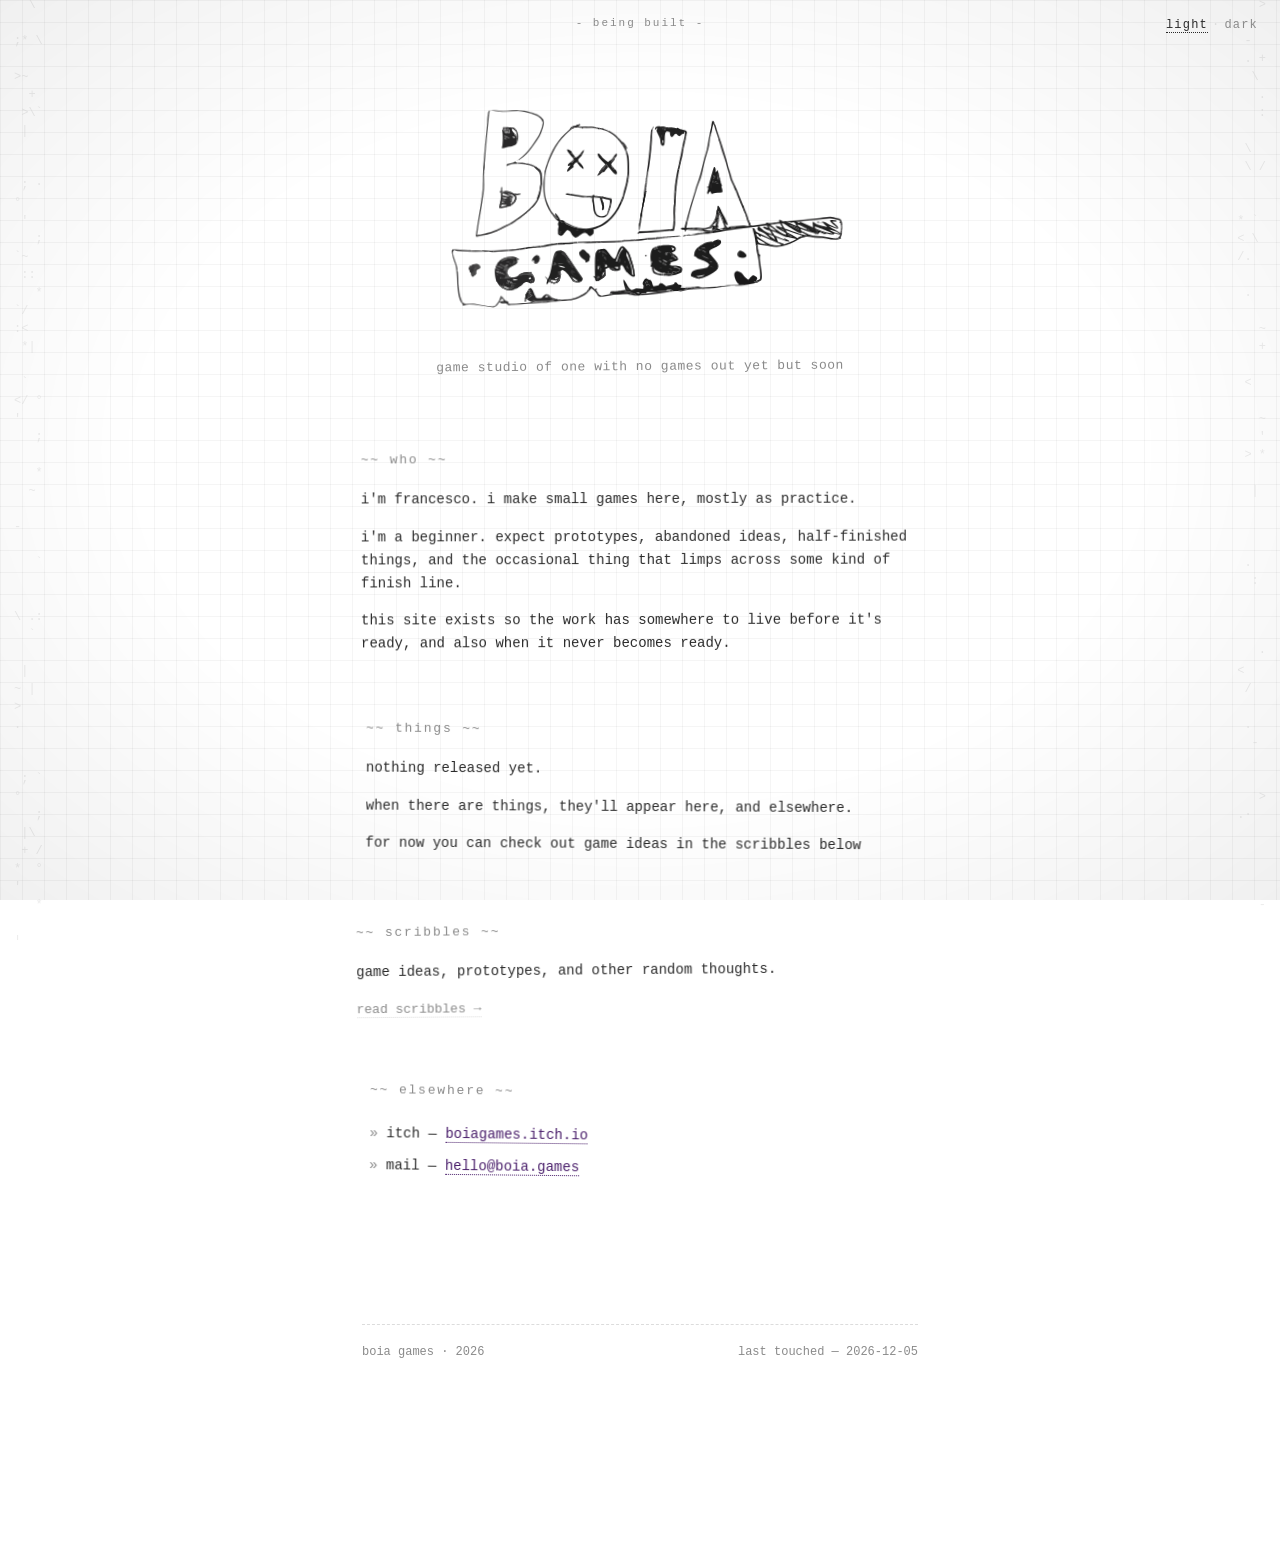
<file: index.html>
<!DOCTYPE html>
<html lang="en">

<head>
  <meta charset="utf-8">
  <meta name="viewport" content="width=device-width, initial-scale=1.0">
  <title>boia games</title>
  <meta name="description" content="boia games — francesco's small games, prototypes, half-things.">
  <link rel="icon" href="assets/favicon.svg" type="image/svg+xml">
  <link rel="stylesheet" href="assets/styles.css">
</head>

<body>

  <div class="strip">- being built -</div>

  <button class="theme-toggle" id="themeToggle" aria-label="toggle light or dark mode">
    <span data-theme-label="light">light</span><span class="sep">·</span><span data-theme-label="dark">dark</span>
  </button>

  <div class="rain left" id="rainL" aria-hidden="true"></div>
  <div class="rain right" id="rainR" aria-hidden="true"></div>

  <div class="wrap">

    <header>
      <div class="logo-box" id="logoBox">
        <img src="assets/boia-logo.svg" alt="boia games logo">
      </div>
      <div class="tag">game studio of one with no games out yet but soon</div>
    </header>

    <section>
      <h2>who</h2>
      <p>i'm francesco. i make small games here, mostly as practice.</p>
      <p>i'm a beginner. expect prototypes, abandoned ideas, half-finished things, and the occasional thing that limps
        across some kind of finish line.</p>
      <p>this site exists so the work has somewhere to live before it's ready, and also when it never becomes ready.</p>
    </section>

    <section>
      <h2>things</h2>
      <p>nothing released yet.</p>
      <p>when there are things, they'll appear here, and elsewhere.</p>
      <p>for now you can check out game ideas in the scribbles below </p>
    </section>

    <section>
      <h2>scribbles</h2>
      <p>game ideas, prototypes, and other random thoughts.</p>
      <p class="more-link"><a href="scribbles/">read scribbles →</a></p>
    </section>

    <section>
      <h2>elsewhere</h2>
      <ul class="bare">
        <li>itch — <a href="https://boiagames.itch.io/" target="_blank" rel="noopener">boiagames.itch.io</a></li>
        <li>mail — <a href="mailto:hello@boia.games">hello@boia.games</a></li>
      </ul>
    </section>

    <footer>
      <span>boia games · 2026</span>
      <span id="stamp">last touched —</span>
    </footer>

  </div>

  <script src="assets/app.js"></script>

</body>

</html>
</file>
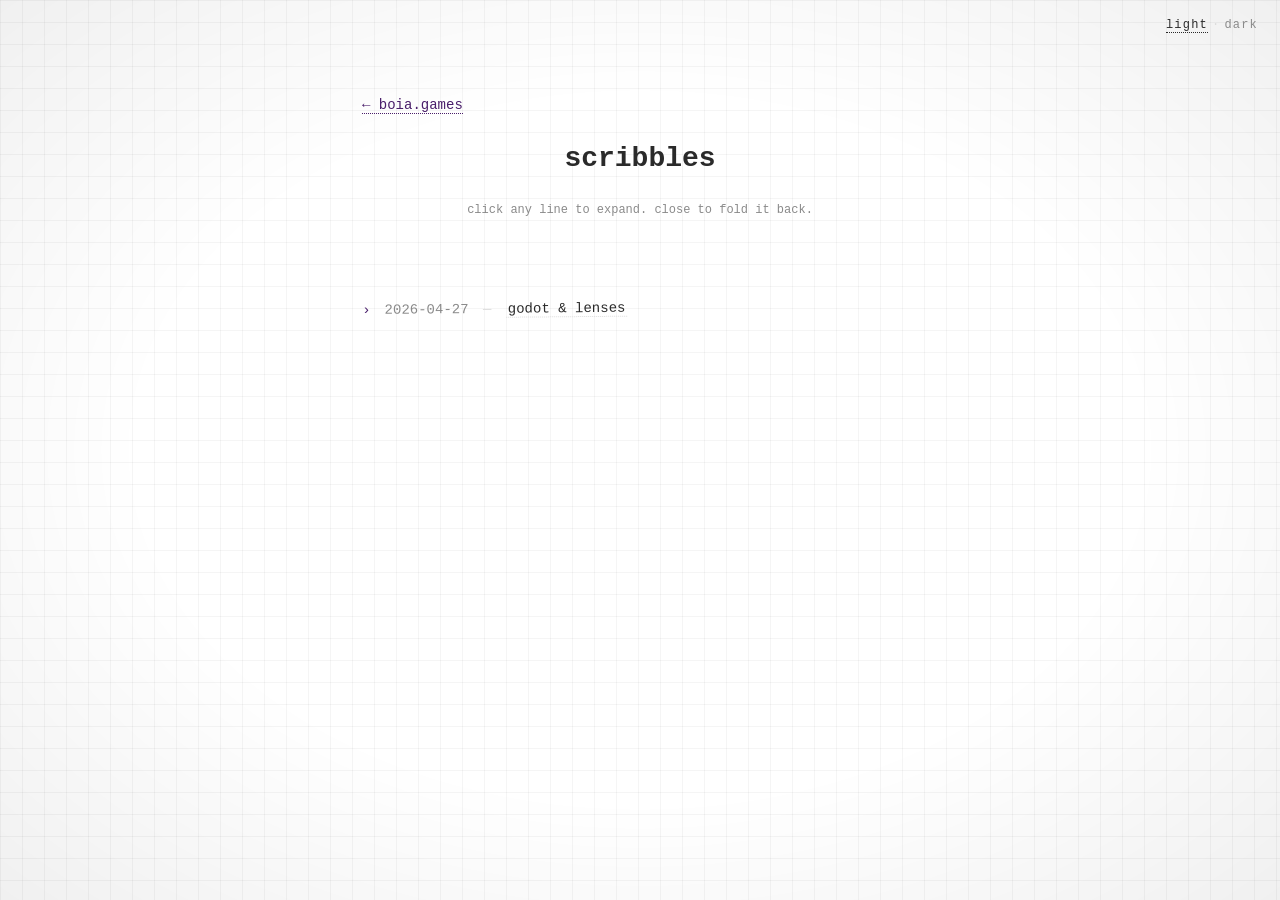
<file: scribbles/2026-04-27-first-post.html>
<!DOCTYPE html>
<html lang="en">
<head>
  <meta charset="utf-8">
  <meta name="viewport" content="width=device-width, initial-scale=1.0">
  <title>godot & lenses</title>
  <link rel="stylesheet" href="../assets/styles.css">
</head>
<body>
  <button class="theme-toggle" id="themeToggle" aria-label="toggle light or dark mode">
    <span data-theme-label="light">light</span><span class="sep">·</span><span data-theme-label="dark">dark</span>
  </button>

  <div class="wrap post">
    <p class="crumb"><a href="../">← boia.games</a></p>

    <header class="post-header">
      <h1>scribbles</h1>
      <p class="scribbles-blurb">click any line to expand. close to fold it back.</p>
    </header>

    <div class="scribble-list">

      <details class="scribble-item">
        <summary>
          <span class="chev">›</span>
          <span class="s-date">2026-04-27</span>
          <span class="s-sep">—</span>
          <span class="s-title">godot & lenses</span>
        </summary>
        <div class="ascii-frame">
          <span class="corner tl">+</span><span class="corner tr">+</span>
          <span class="corner bl">+</span><span class="corner br">+</span>
          <p>i started learning godot a few days ago through courses on gamedev.tv taught by the excellent Kaan Alpar</p>
          <img src="../assets/godot-icon.svg" alt="hand-drawn godot icon" class="scribble-img">
          <p>and i started reading <a href="https://schellgames.com/art-of-game-design" target="_blank" rel="noopener">Game Design. A book of lenses, by Jesse Schell</a> and it's pretty great so far.</p>
          <p>found an online resource with the full deck of lenses contained in the book, <a href="https://deck.artofgamedesign.com/#/" target="_blank" rel="noopener">here it is</a></p>
        </div>
      </details>

      <!--
      when you publish post #2:
      copy the entire <details>...</details> block above, paste it ABOVE this comment,
      change the date / title / body inside the new copy.
      -->

    </div>
  </div>

  <script src="../assets/app.js"></script>
</body>
</html>
</file>
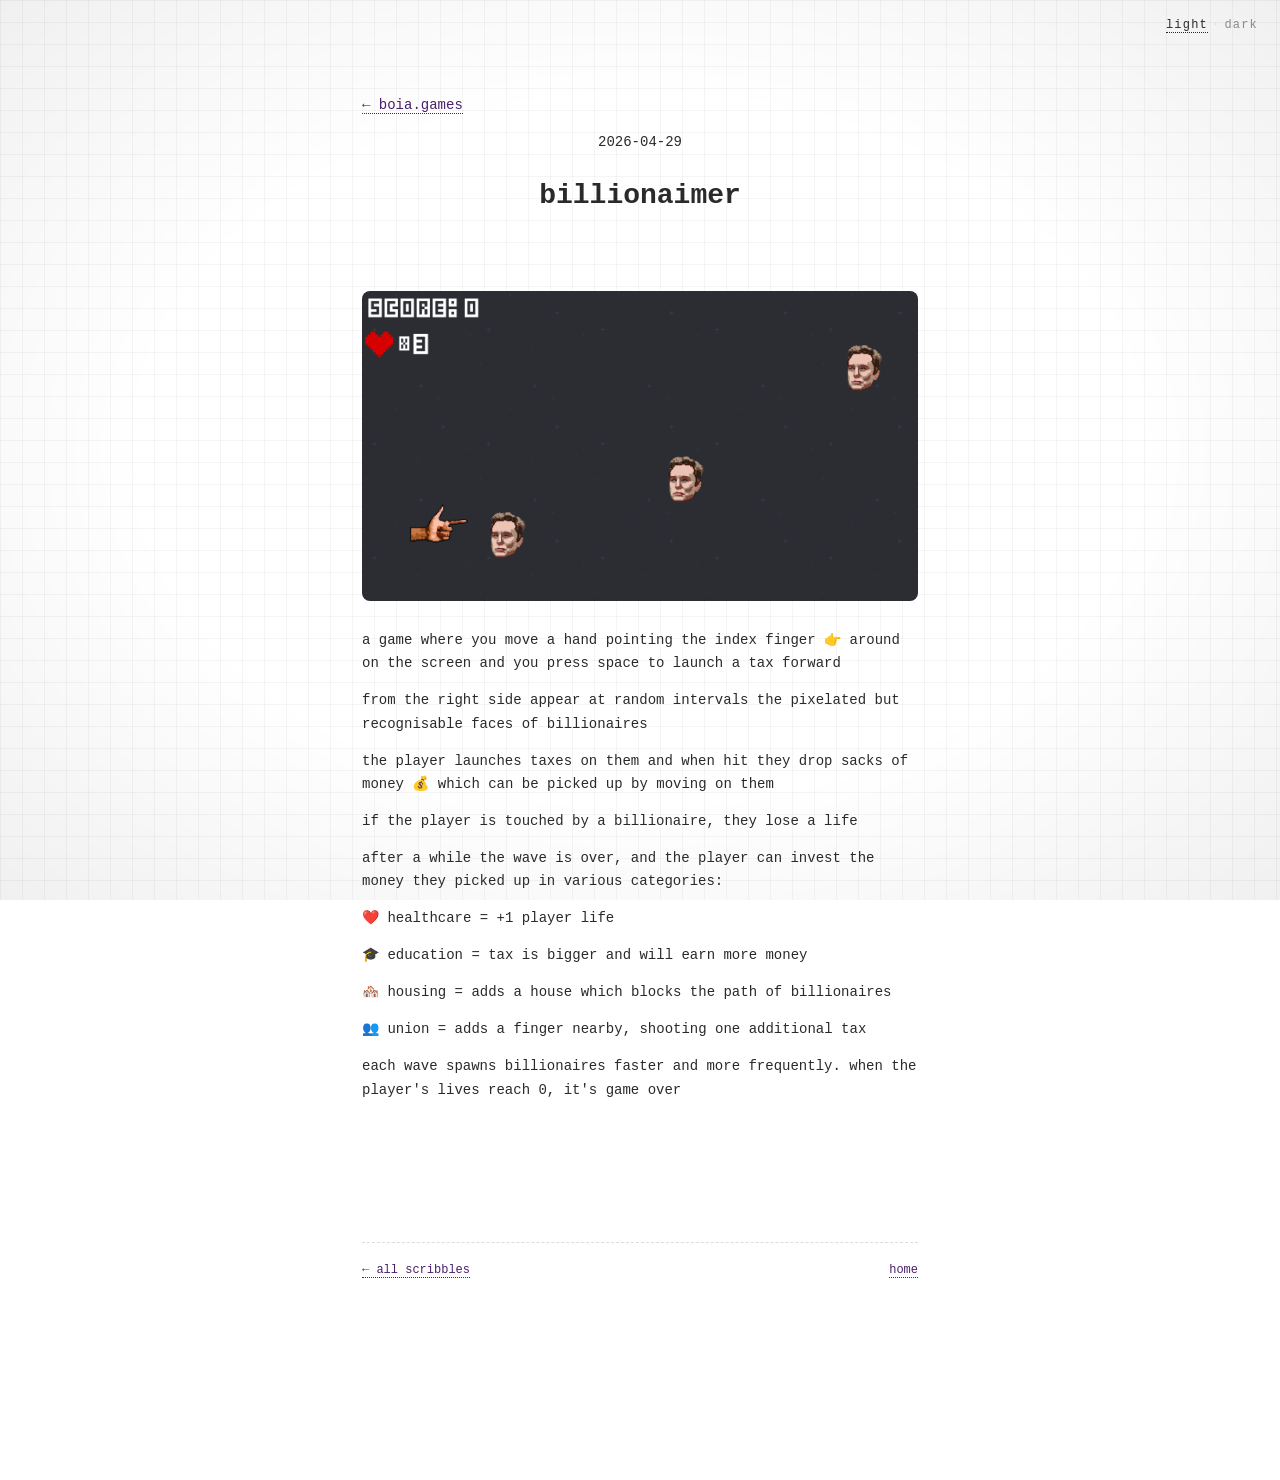
<file: scribbles/billionaimer.html>
<!DOCTYPE html>
<html lang="en">
<head>
  <meta charset="utf-8">
  <meta name="viewport" content="width=device-width, initial-scale=1.0">
  <title>billionaimer</title>
  <meta name="description" content="ONE-LINE SUMMARY OF THE POST">
  <link rel="icon" href="../assets/favicon.svg" type="image/svg+xml">
  <link rel="stylesheet" href="../assets/styles.css">
</head>
<body>

  <button class="theme-toggle" id="themeToggle" aria-label="toggle light or dark mode">
    <span data-theme-label="light">light</span><span class="sep">·</span><span data-theme-label="dark">dark</span>
  </button>

  <div class="wrap post">
    <p class="crumb"><a href="../">← boia.games</a></p>

    <header class="post-header">
      <p class="post-date">2026-04-29</p>
      <h1>billionaimer</h1>
    </header>

    <article>
      <img src="../assets/BILLIONAIMER.png" alt="Billionaimer" class="scribble-hero">
      <p>a game where you move a hand pointing the index finger 👉 around on the screen and you press space to launch a TAX forward</p>
      <p>from the right side appear at random intervals the pixelated but recognisable faces of billionaires</p>
      <p>the player launches taxes on them and when hit they drop sacks of money 💰 which can be picked up by moving on them</p>
      <p>if the player is touched by a billionaire, they lose a life</p>
      <p>after a while the wave is over, and the player can invest the money they picked up in various categories:</p>
      <p>❤️ healthcare = +1 player life</p>
      <p>🎓 education = tax is bigger and will earn more money</p>
      <p>🏘️ housing = adds a house which blocks the path of billionaires</p>
      <p>👥 union = adds a finger nearby, shooting one additional tax</p>
      <p>each wave spawns billionaires faster and more frequently. when the player's lives reach 0, it's game over</p>

      
      <!--
        common bits you might want — uncomment and edit as needed:

        an image (small, like the godot icon):
        <img src="../assets/IMAGE-FILENAME.svg" alt="describe the image" class="scribble-img">

        a wider image:
        <img src="../assets/IMAGE-FILENAME.png" alt="describe" style="display:block;max-width:100%;height:auto;margin:12px 0;">

        an external link:
        <a href="https://example.com" target="_blank" rel="noopener">link text</a>

        an internal link to another scribble:
        <a href="2026-04-27-first-post.html">that post about godot</a>

        a blockquote:
        <blockquote>something someone said worth quoting.</blockquote>

        a small code snippet inline: <code>print("hello")</code>

        a code block:
        <pre><code>func _ready():
    print("hello, godot")</code></pre>

        a divider between sections:
        <hr>
      -->

    </article>

    <footer>
      <span><a href="./">← all scribbles</a></span>
      <span><a href="../">home</a></span>
    </footer>

  </div>

  <script src="../assets/app.js"></script>

</body>
</html>
</file>
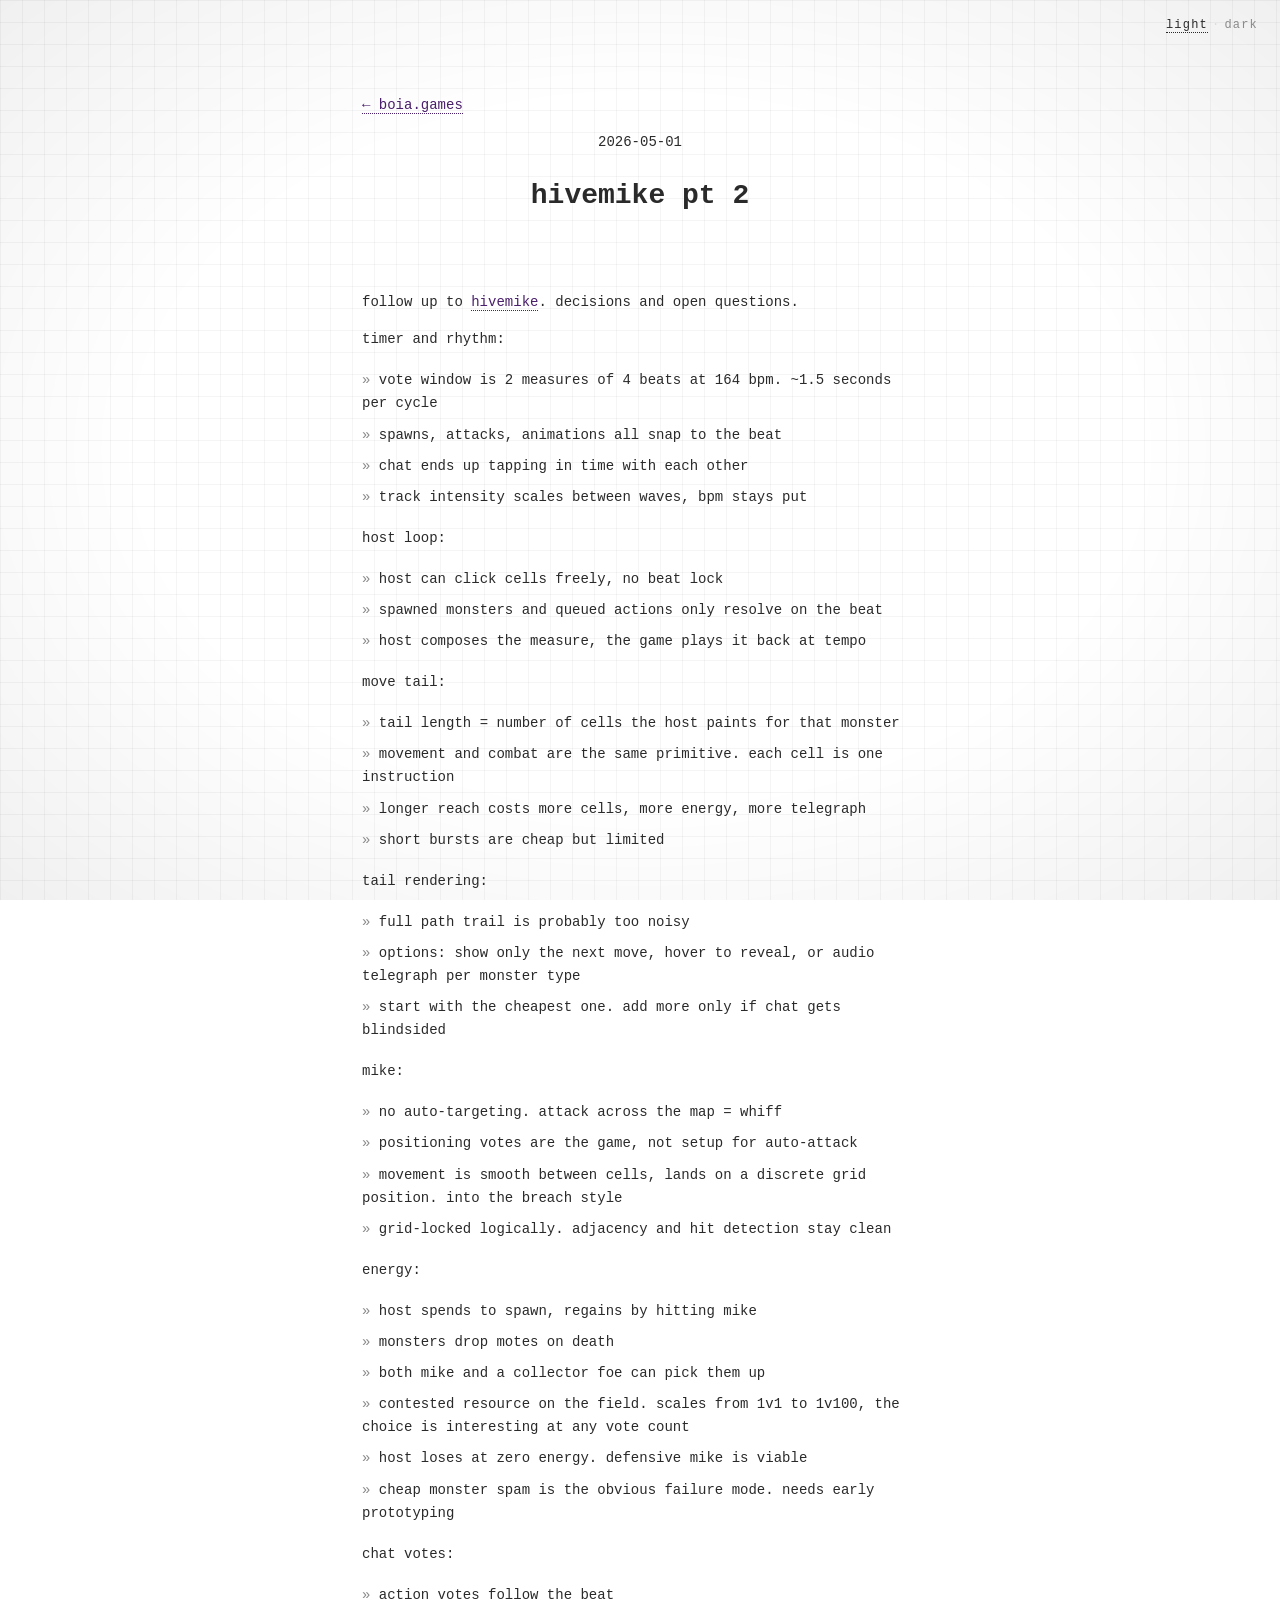
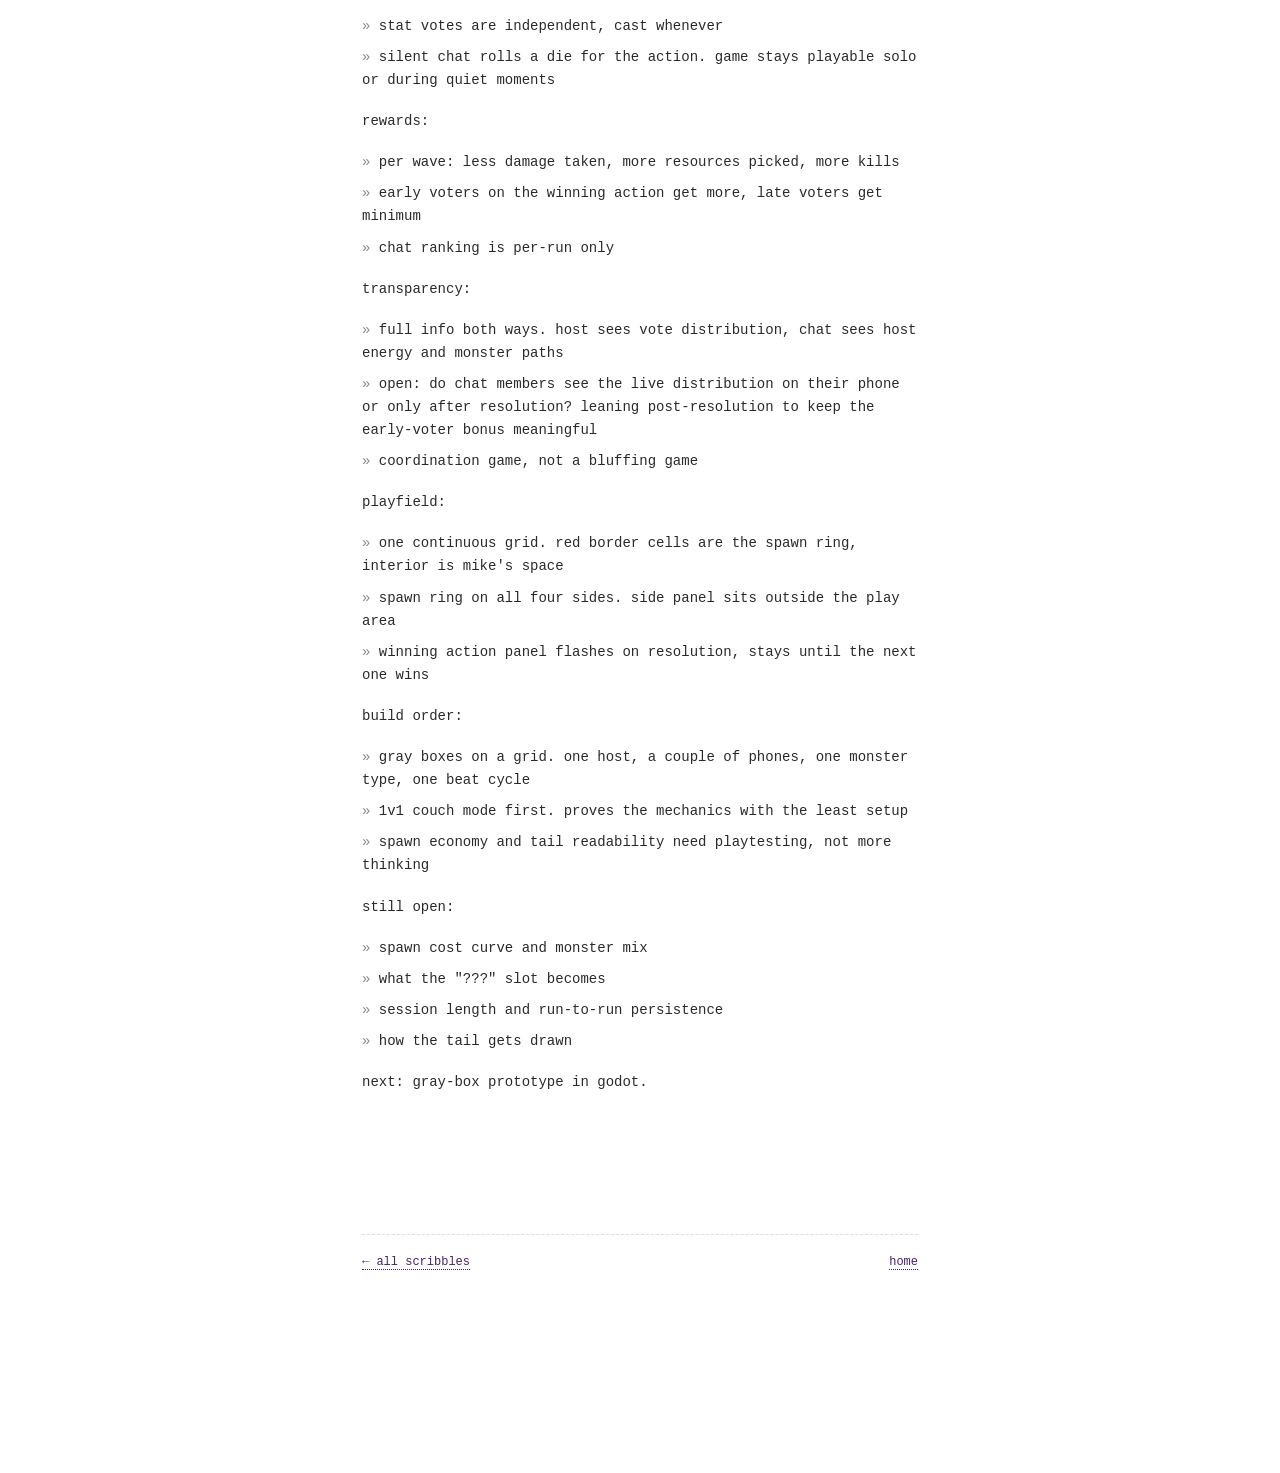
<file: scribbles/hivemike-pt2.html>
<!DOCTYPE html>
<html lang="en">
<head>
  <meta charset="utf-8">
  <meta name="viewport" content="width=device-width, initial-scale=1.0">
  <title>hivemike pt 2</title>
  <meta name="description" content="follow up on hivemike, working through the open questions">
  <link rel="icon" href="../assets/favicon.svg" type="image/svg+xml">
  <link rel="stylesheet" href="../assets/styles.css">
</head>
<body>

  <button class="theme-toggle" id="themeToggle" aria-label="toggle light or dark mode">
    <span data-theme-label="light">light</span><span class="sep">·</span><span data-theme-label="dark">dark</span>
  </button>

  <div class="wrap post">
    <p class="crumb"><a href="../">← boia.games</a></p>

    <header class="post-header">
      <p class="post-date">2026-05-01</p>
      <h1>hivemike pt 2</h1>
    </header>

    <article>
      <p>follow up to <a href="./hivemike.html">hivemike</a>. decisions and open questions.</p>

      <p>timer and rhythm:</p>
      <ul class="bare">
        <li>vote window is 2 measures of 4 beats at 164 BPM. ~1.5 seconds per cycle</li>
        <li>spawns, attacks, animations all snap to the beat</li>
        <li>chat ends up tapping in time with each other</li>
        <li>track intensity scales between waves, BPM stays put</li>
      </ul>

      <p>host loop:</p>
      <ul class="bare">
        <li>host can click cells freely, no beat lock</li>
        <li>spawned monsters and queued actions only resolve on the beat</li>
        <li>host composes the measure, the game plays it back at tempo</li>
      </ul>

      <p>move tail:</p>
      <ul class="bare">
        <li>tail length = number of cells the host paints for that monster</li>
        <li>movement and combat are the same primitive. each cell is one instruction</li>
        <li>longer reach costs more cells, more energy, more telegraph</li>
        <li>short bursts are cheap but limited</li>
      </ul>

      <p>tail rendering:</p>
      <ul class="bare">
        <li>full path trail is probably too noisy</li>
        <li>options: show only the next move, hover to reveal, or audio telegraph per monster type</li>
        <li>start with the cheapest one. add more only if chat gets blindsided</li>
      </ul>

      <p>Mike:</p>
      <ul class="bare">
        <li>no auto-targeting. attack across the map = whiff</li>
        <li>positioning votes are the game, not setup for auto-attack</li>
        <li>movement is smooth between cells, lands on a discrete grid position. into the breach style</li>
        <li>grid-locked logically. adjacency and hit detection stay clean</li>
      </ul>

      <p>energy:</p>
      <ul class="bare">
        <li>host spends to spawn, regains by hitting Mike</li>
        <li>monsters drop motes on death</li>
        <li>both Mike and a collector foe can pick them up</li>
        <li>contested resource on the field. scales from 1v1 to 1v100, the choice is interesting at any vote count</li>
        <li>host loses at zero energy. defensive Mike is viable</li>
        <li>cheap monster spam is the obvious failure mode. needs early prototyping</li>
      </ul>

      <p>chat votes:</p>
      <ul class="bare">
        <li>action votes follow the beat</li>
        <li>stat votes are independent, cast whenever</li>
        <li>silent chat rolls a die for the action. game stays playable solo or during quiet moments</li>
      </ul>

      <p>rewards:</p>
      <ul class="bare">
        <li>per wave: less damage taken, more resources picked, more kills</li>
        <li>early voters on the winning action get more, late voters get minimum</li>
        <li>chat ranking is per-run only</li>
      </ul>

      <p>transparency:</p>
      <ul class="bare">
        <li>full info both ways. host sees vote distribution, chat sees host energy and monster paths</li>
        <li>open: do chat members see the live distribution on their phone or only after resolution? leaning post-resolution to keep the early-voter bonus meaningful</li>
        <li>coordination game, not a bluffing game</li>
      </ul>

      <p>playfield:</p>
      <ul class="bare">
        <li>one continuous grid. red border cells are the spawn ring, interior is Mike's space</li>
        <li>spawn ring on all four sides. side panel sits outside the play area</li>
        <li>winning action panel flashes on resolution, stays until the next one wins</li>
      </ul>

      <p>build order:</p>
      <ul class="bare">
        <li>gray boxes on a grid. one host, a couple of phones, one monster type, one beat cycle</li>
        <li>1v1 couch mode first. proves the mechanics with the least setup</li>
        <li>spawn economy and tail readability need playtesting, not more thinking</li>
      </ul>

      <p>still open:</p>
      <ul class="bare">
        <li>spawn cost curve and monster mix</li>
        <li>what the "???" slot becomes</li>
        <li>session length and run-to-run persistence</li>
        <li>how the tail gets drawn</li>
      </ul>

      <p>next: gray-box prototype in godot.</p>
    </article>

    <footer>
      <span><a href="./">← all scribbles</a></span>
      <span><a href="../">home</a></span>
    </footer>

  </div>

  <script src="../assets/app.js"></script>

</body>
</html>
</file>
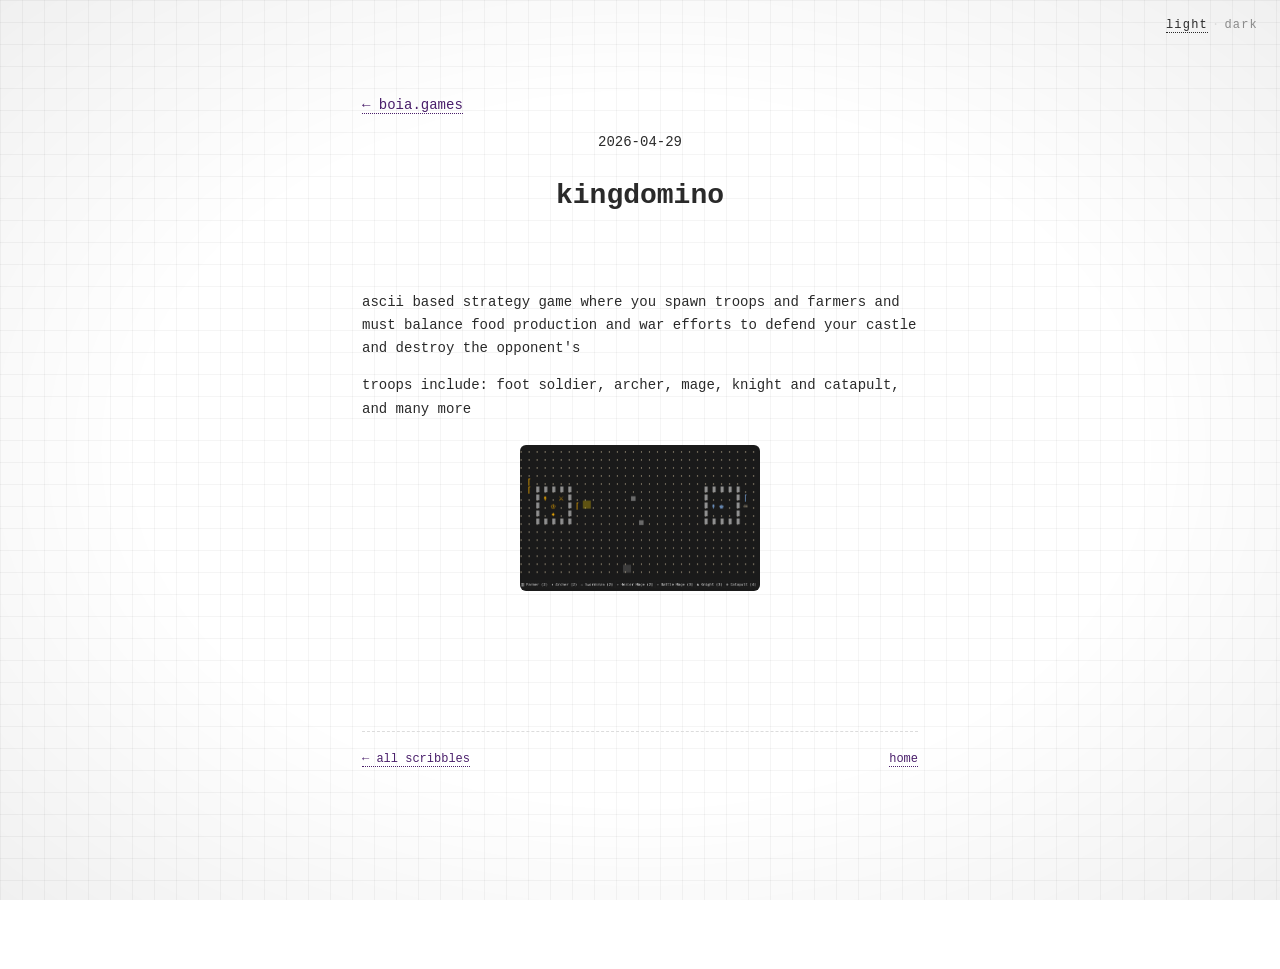
<file: scribbles/kingdomino.html>
<!DOCTYPE html>
<html lang="en">
<head>
  <meta charset="utf-8">
  <meta name="viewport" content="width=device-width, initial-scale=1.0">
  <title>kingdomino</title>
  <meta name="description" content="ascii based strategy game where you spawn troops and farmers">
  <link rel="icon" href="../assets/favicon.svg" type="image/svg+xml">
  <link rel="stylesheet" href="../assets/styles.css">
</head>
<body>

  <button class="theme-toggle" id="themeToggle" aria-label="toggle light or dark mode">
    <span data-theme-label="light">light</span><span class="sep">·</span><span data-theme-label="dark">dark</span>
  </button>

  <div class="wrap post">
    <p class="crumb"><a href="../">← boia.games</a></p>

    <header class="post-header">
      <p class="post-date">2026-04-29</p>
      <h1>kingdomino</h1>
    </header>

    <article>
      <p>ascii based strategy game where you spawn troops and farmers and must balance food production and war efforts to defend your castle and destroy the opponent's</p>
      <p>troops include: foot soldier, archer, mage, knight and catapult, and many more</p>
      <img src="../assets/kingdomino.png" alt="kingdomino image" class="scribble-img">
    </article>

    <footer>
      <span><a href="./">← all scribbles</a></span>
      <span><a href="../">home</a></span>
    </footer>

  </div>

  <script src="../assets/app.js"></script>

</body>
</html>
</file>
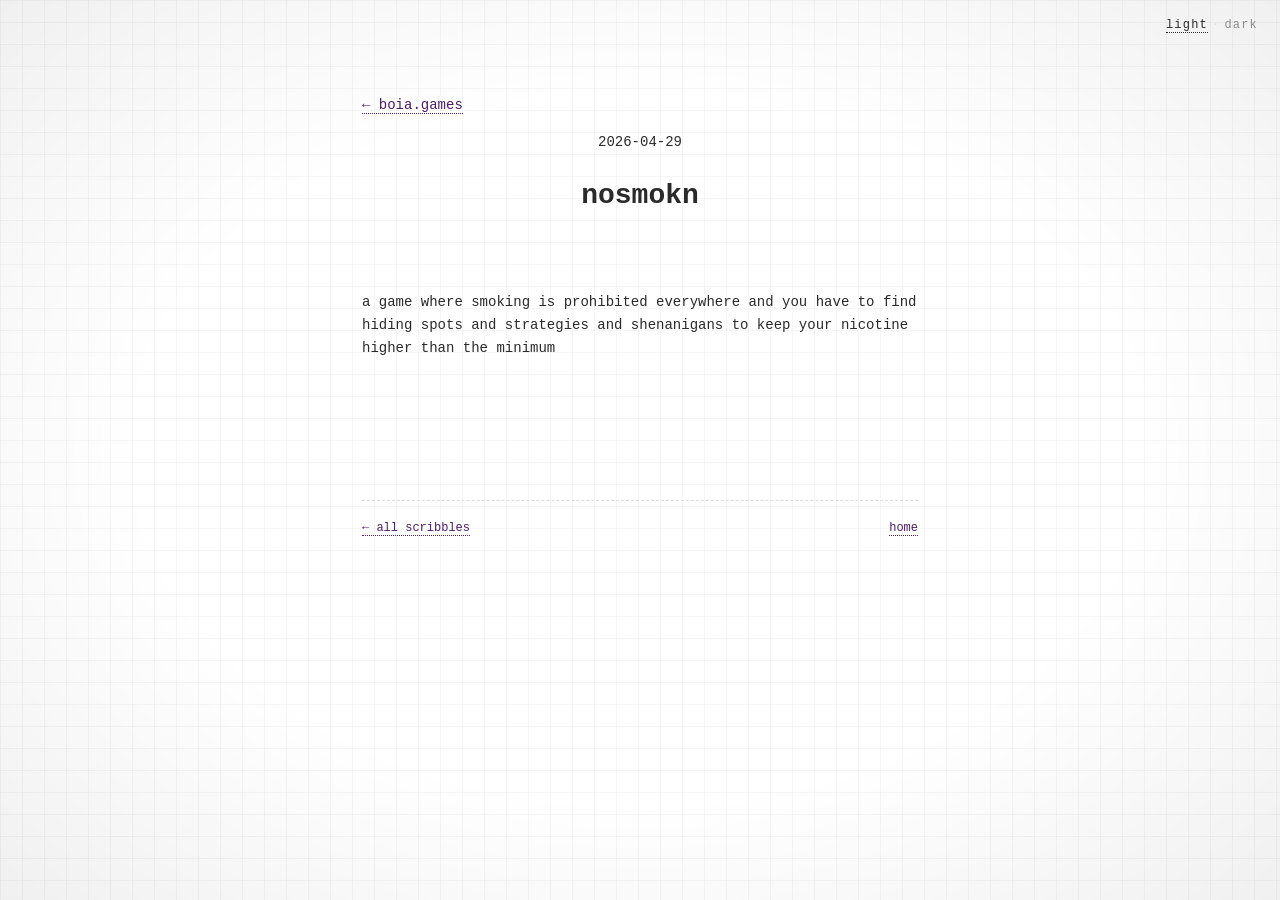
<file: scribbles/nosmokn.html>
<!DOCTYPE html>
<html lang="en">
<head>
  <meta charset="utf-8">
  <meta name="viewport" content="width=device-width, initial-scale=1.0">
  <title>nosmokn</title>
  <meta name="description" content="a game where smoking is prohibited everywhere and you have to find hiding spots">
  <link rel="icon" href="../assets/favicon.svg" type="image/svg+xml">
  <link rel="stylesheet" href="../assets/styles.css">
</head>
<body>

  <button class="theme-toggle" id="themeToggle" aria-label="toggle light or dark mode">
    <span data-theme-label="light">light</span><span class="sep">·</span><span data-theme-label="dark">dark</span>
  </button>

  <div class="wrap post">
    <p class="crumb"><a href="../">← boia.games</a></p>

    <header class="post-header">
      <p class="post-date">2026-04-29</p>
      <h1>nosmokn</h1>
    </header>

    <article>
      <p>a game where smoking is prohibited everywhere and you have to find hiding spots and strategies and shenanigans to keep your nicotine higher than the minimum</p>
    </article>

    <footer>
      <span><a href="./">← all scribbles</a></span>
      <span><a href="../">home</a></span>
    </footer>

  </div>

  <script src="../assets/app.js"></script>

</body>
</html>
</file>
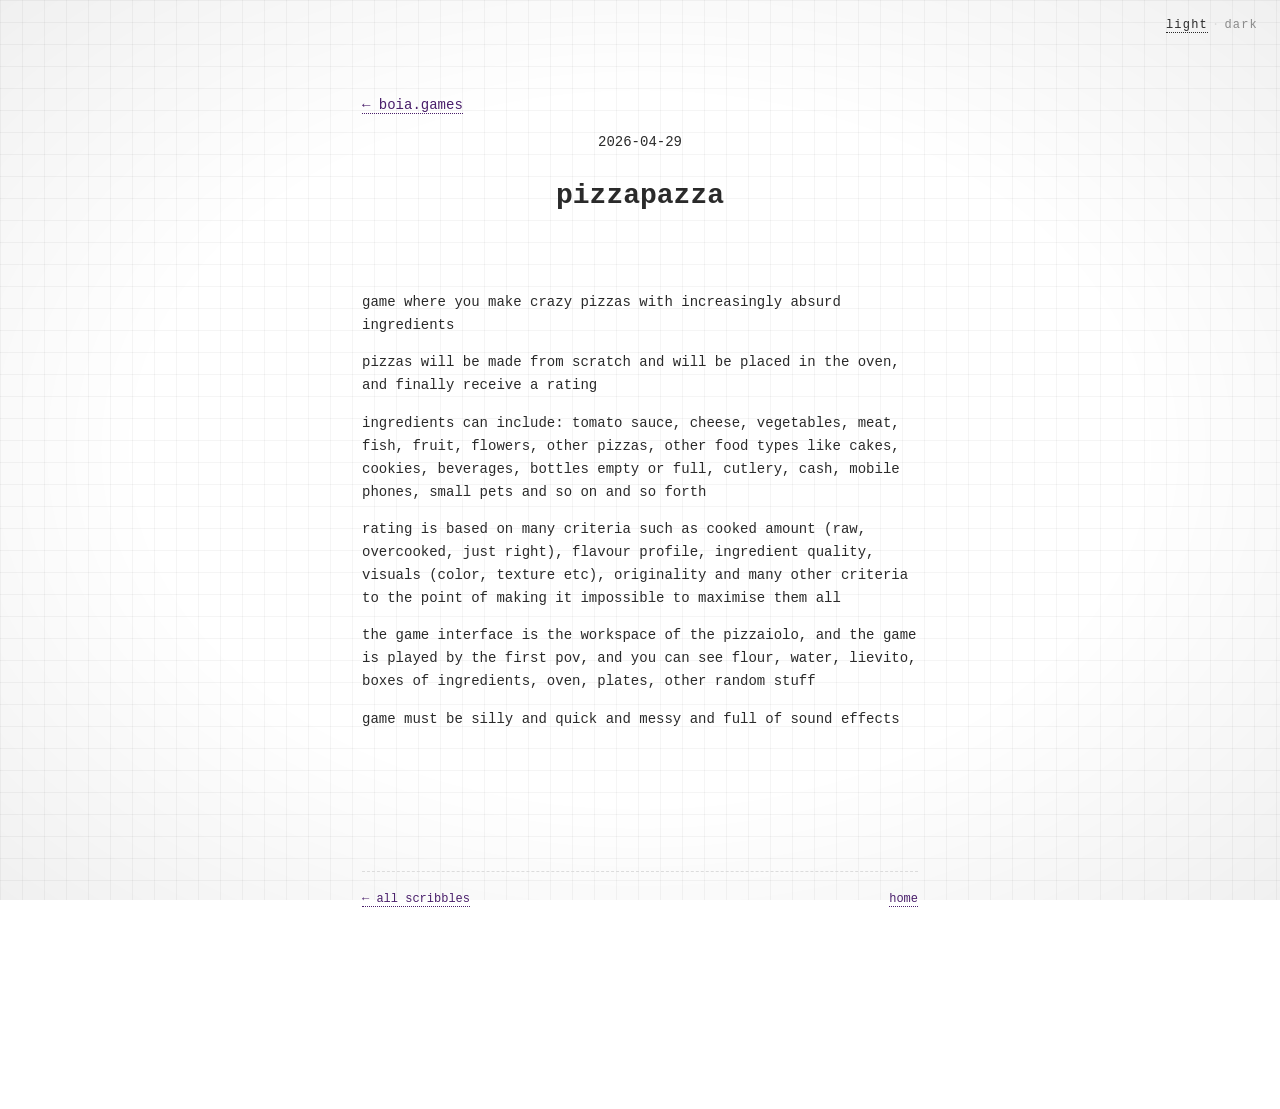
<file: scribbles/pizzapazza.html>
<!DOCTYPE html>
<html lang="en">
<head>
  <meta charset="utf-8">
  <meta name="viewport" content="width=device-width, initial-scale=1.0">
  <title>pizzapazza</title>
  <meta name="description" content="game where you make crazy pizzas with increasingly absurd ingredients">
  <link rel="icon" href="../assets/favicon.svg" type="image/svg+xml">
  <link rel="stylesheet" href="../assets/styles.css">
</head>
<body>

  <button class="theme-toggle" id="themeToggle" aria-label="toggle light or dark mode">
    <span data-theme-label="light">light</span><span class="sep">·</span><span data-theme-label="dark">dark</span>
  </button>

  <div class="wrap post">
    <p class="crumb"><a href="../">← boia.games</a></p>

    <header class="post-header">
      <p class="post-date">2026-04-29</p>
      <h1>pizzapazza</h1>
    </header>

    <article>
      <p>game where you make crazy pizzas with increasingly absurd ingredients</p>
      <p>pizzas will be made from scratch and will be placed in the oven, and finally receive a rating</p>
      <p>ingredients can include: tomato sauce, cheese, vegetables, meat, fish, fruit, flowers, other pizzas, other food types like cakes, cookies, beverages, bottles empty or full, cutlery, cash, mobile phones, small pets and so on and so forth</p>
      <p>rating is based on many criteria such as cooked amount (raw, overcooked, just right), flavour profile, ingredient quality, visuals (color, texture etc), originality and many other criteria to the point of making it impossible to maximise them all</p>
      <p>the game interface is the workspace of the pizzaiolo, and the game is played by the first pov, and you can see flour, water, lievito, boxes of ingredients, oven, plates, other random stuff</p>
      <p>game must be silly and quick and messy and full of sound effects</p>
    </article>

    <footer>
      <span><a href="./">← all scribbles</a></span>
      <span><a href="../">home</a></span>
    </footer>

  </div>

  <script src="../assets/app.js"></script>

</body>
</html>
</file>
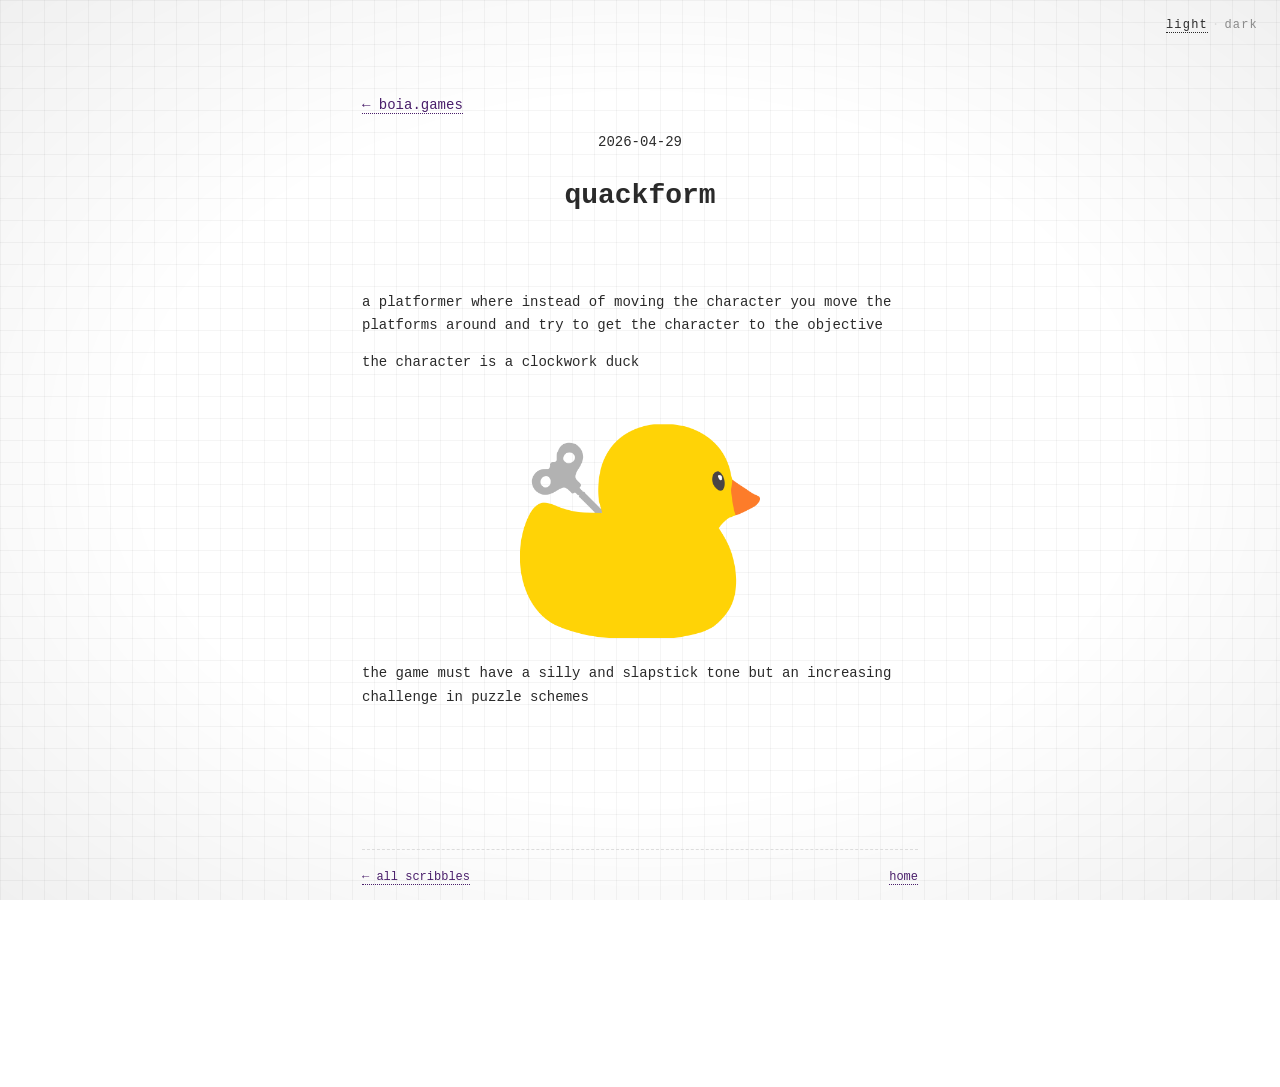
<file: scribbles/quackform.html>
<!DOCTYPE html>
<html lang="en">
<head>
  <meta charset="utf-8">
  <meta name="viewport" content="width=device-width, initial-scale=1.0">
  <title>quackform</title>
  <meta name="description" content="a platformer where instead of moving the character you move the platforms">
  <link rel="icon" href="../assets/favicon.svg" type="image/svg+xml">
  <link rel="stylesheet" href="../assets/styles.css">
</head>
<body>

  <button class="theme-toggle" id="themeToggle" aria-label="toggle light or dark mode">
    <span data-theme-label="light">light</span><span class="sep">·</span><span data-theme-label="dark">dark</span>
  </button>

  <div class="wrap post">
    <p class="crumb"><a href="../">← boia.games</a></p>

    <header class="post-header">
      <p class="post-date">2026-04-29</p>
      <h1>quackform</h1>
    </header>

    <article>
      <p>a platformer where instead of moving the character you move the platforms around and try to get the character to the objective</p>
      <p>the character is a clockwork duck</p>
      <img src="../assets/quackform icon.png" alt="quackform logo" class="scribble-img">
      <p>the game must have a silly and slapstick tone but an increasing challenge in puzzle schemes</p>
    </article>

    <footer>
      <span><a href="./">← all scribbles</a></span>
      <span><a href="../">home</a></span>
    </footer>

  </div>

  <script src="../assets/app.js"></script>

</body>
</html>
</file>
<file: assets/styles.css>
:root {
        --bg: #ffffff;
        --ink: #2a2a2a;
        --faint: #8a8a8a;
        --rule: #dcdcdc;
        --accent: #4a1f6b;
        --grid: rgba(0, 0, 0, 0.04);
        --vignette: rgba(0, 0, 0, 0.06);
        --cursor-default: url("data:image/svg+xml;utf8,<svg xmlns='http://www.w3.org/2000/svg' width='18' height='18' viewBox='0 0 18 18'><text x='1' y='14' font-family='monospace' font-size='16' fill='%232a2a2a'>+</text></svg>") 9 9, default;
        --cursor-link: url("data:image/svg+xml;utf8,<svg xmlns='http://www.w3.org/2000/svg' width='18' height='18' viewBox='0 0 18 18'><path d='M3 3 L14 9 L3 15 Z' fill='%234a1f6b'/></svg>") 4 4, pointer;
        --cursor-move: url("data:image/svg+xml;utf8,<svg xmlns='http://www.w3.org/2000/svg' width='22' height='22' viewBox='0 0 22 22'><path fill='%232a2a2a' d='M11 0 L7.5 3.5 L9.5 3.5 L9.5 9.5 L3.5 9.5 L3.5 7.5 L0 11 L3.5 14.5 L3.5 12.5 L9.5 12.5 L9.5 18.5 L7.5 18.5 L11 22 L14.5 18.5 L12.5 18.5 L12.5 12.5 L18.5 12.5 L18.5 14.5 L22 11 L18.5 7.5 L18.5 9.5 L12.5 9.5 L12.5 3.5 L14.5 3.5 Z'/></svg>") 11 11, move;
    }

    :root[data-theme="dark"] {
        --bg: #0a0a0a;
        --ink: #cfcfcf;
        --faint: #6a6a6a;
        --rule: #2a2a2a;
        --accent: #c8a8e8;
        --grid: rgba(255, 255, 255, 0.035);
        --vignette: rgba(0, 0, 0, 0.55);
        --cursor-default: url("data:image/svg+xml;utf8,<svg xmlns='http://www.w3.org/2000/svg' width='18' height='18' viewBox='0 0 18 18'><text x='1' y='14' font-family='monospace' font-size='16' fill='%23cfcfcf'>+</text></svg>") 9 9, default;
        --cursor-link: url("data:image/svg+xml;utf8,<svg xmlns='http://www.w3.org/2000/svg' width='18' height='18' viewBox='0 0 18 18'><path d='M3 3 L14 9 L3 15 Z' fill='%23c8a8e8'/></svg>") 4 4, pointer;
        --cursor-move: url("data:image/svg+xml;utf8,<svg xmlns='http://www.w3.org/2000/svg' width='22' height='22' viewBox='0 0 22 22'><path fill='%23cfcfcf' d='M11 0 L7.5 3.5 L9.5 3.5 L9.5 9.5 L3.5 9.5 L3.5 7.5 L0 11 L3.5 14.5 L3.5 12.5 L9.5 12.5 L9.5 18.5 L7.5 18.5 L11 22 L14.5 18.5 L12.5 18.5 L12.5 12.5 L18.5 12.5 L18.5 14.5 L22 11 L18.5 7.5 L18.5 9.5 L12.5 9.5 L12.5 3.5 L14.5 3.5 Z'/></svg>") 11 11, move;
    }

    * {
        box-sizing: border-box;
    }

    html,
    body {
        margin: 0;
        padding: 0;
        background: var(--bg);
        color: var(--ink);
        font-family: "IBM Plex Mono", "JetBrains Mono", "Menlo", "Courier New", monospace;
        font-size: 14px;
        line-height: 1.65;
        text-transform: lowercase;
        cursor: var(--cursor-default);
        transition: background-color 0.25s ease, color 0.25s ease;
    }

    /* faint grid */
    body::before {
        content: "";
        position: fixed;
        inset: 0;
        background-image:
            linear-gradient(to right, var(--grid) 1px, transparent 1px),
            linear-gradient(to bottom, var(--grid) 1px, transparent 1px);
        background-size: 22px 22px;
        pointer-events: none;
        z-index: 0;
    }

    /* subtle vignette */
    body::after {
        content: "";
        position: fixed;
        inset: 0;
        background: radial-gradient(ellipse at center, transparent 55%, var(--vignette) 100%);
        pointer-events: none;
        z-index: 0;
    }

    .wrap {
        max-width: 620px;
        margin: 0 auto;
        padding: 80px 32px 200px;
        position: relative;
        z-index: 1;
    }

    /* logo */
    header {
        text-align: center;
        margin-bottom: 72px;
    }

    header .logo-box {
        display: inline-block;
        will-change: transform;
    }

    header img {
        max-width: 420px;
        width: 100%;
        height: auto;
        display: block;
        user-select: none;
        transition: filter 0.25s ease;
    }

    /* in dark mode, the dark-inked logo would disappear on black —
     crush to black then partially invert to a soft light gray (~#d1d1d1) */
    :root[data-theme="dark"] header img {
        filter: brightness(0) invert(0.82);
    }

    header .tag {
        margin-top: 18px;
        font-size: 13px;
        color: var(--faint);
        letter-spacing: 0.04em;
        transform: rotate(-0.4deg);
    }

    /* sections — js applies a sway transform per scroll position */
    section {
        margin: 64px 0;
        will-change: transform;
    }

    section h2 {
        font-size: 13px;
        font-weight: normal;
        color: var(--faint);
        margin: 0 0 18px 0;
        letter-spacing: 0.14em;
    }

    section h2::before {
        content: "~~ ";
    }

    section h2::after {
        content: " ~~";
    }

    section p {
        margin: 0 0 14px 0;
    }

    /* links */
    a {
        color: var(--accent);
        text-decoration: none;
        border-bottom: 1px dotted var(--accent);
        cursor: var(--cursor-link);
    }

    a:hover {
        background: var(--ink);
        color: var(--bg);
        border-bottom-color: var(--ink);
    }

    /* lists */
    ul.bare {
        list-style: none;
        padding: 0;
        margin: 0;
    }

    ul.bare li {
        padding: 4px 0;
    }

    ul.bare li::before {
        content: "» ";
        color: var(--faint);
    }

    /* scribble embedded on the homepage */
    .scribble-embed {
        border-left: 1px dashed var(--rule);
        padding-left: 18px;
        margin: 4px 0 22px 0;
    }

    section .scribble-date {
        font-size: 12px;
        color: var(--faint);
        letter-spacing: 0.05em;
        margin: 0 0 4px 0;
    }

    .scribble-title {
        font-size: 15px;
        font-weight: normal;
        margin: 0 0 14px 0;
    }

    .scribble-title a {
        color: var(--ink);
        border-bottom: 1px dotted var(--rule);
    }

    .scribble-title a:hover {
        background: var(--ink);
        color: var(--bg);
        border-bottom-color: var(--ink);
    }

    .scribble-img {
        display: block;
        max-width: 240px;
        width: 100%;
        height: auto;
        margin: 24px auto;
        border-radius: 6px;
    }

    /* large featured images inside articles */
    .scribble-hero {
        display: block;
        max-width: 100%;
        width: 100%;
        height: auto;
        margin: 28px 0;
        border-radius: 8px;
    }

    /* dark-mode: invert only svg doodle-like scribble images, not photo covers */
    :root[data-theme="dark"] img.scribble-img[src$=".svg"] {
        filter: brightness(0) invert(0.82);
    }

    /* gif strip — pixel art animations laid out in a row */
    .gif-strip {
        display: flex;
        flex-wrap: wrap;
        gap: 14px;
        align-items: flex-end;
        justify-content: center;
        margin: 14px 0 16px;
    }

    .pixel-gif {
        image-rendering: pixelated;
        image-rendering: crisp-edges;  /* webkit fallback */
        height: 96px;
        width: auto;
        user-select: none;
    }

    section .more-link {
        font-size: 13px;
        margin-top: 14px;
    }

    .more-link a {
        color: var(--faint);
        border-bottom-color: var(--rule);
    }

    /* scribbles index — accordion list */
    .scribbles-blurb {
        color: var(--faint);
        font-size: 12px;
        margin-top: 4px;
    }

    .scribble-list {
        margin-top: 32px;
    }

    .scribble-item {
        margin: 0 0 18px 0;
        position: relative;
        transform: translate(var(--dx, 0px), var(--dy, 0px)) rotate(var(--rot, 0deg));
        transition: box-shadow 0.2s ease;
    }

    /* hide native disclosure triangle, we draw our own */
    .scribble-item summary {
        list-style: none;
        cursor: var(--cursor-move);
        padding: 6px 0;
        font-size: 14px;
        color: var(--ink);
        user-select: none;
    }
    .scribble-item summary::-webkit-details-marker { display: none; }
    .scribble-item summary::marker { content: ""; }

    .scribble-item summary:hover .s-title {
        background: var(--ink);
        color: var(--bg);
    }

    .scribble-item .chev {
        display: inline-block;
        width: 14px;
        color: var(--accent);
        transition: transform 0.2s ease;
    }

    .scribble-item[open] > summary .chev {
        transform: rotate(90deg);
    }

    .scribble-item .s-date {
        color: var(--faint);
        margin-right: 6px;
    }

    .scribble-item .s-sep {
        color: var(--rule);
        margin-right: 6px;
    }

    .scribble-item .s-title {
        color: var(--ink);
        border-bottom: 1px dotted var(--rule);
        padding: 0 2px;
        transition: background 0.15s ease, color 0.15s ease;
    }

    /* ASCII-cornered frame around expanded post body — also draggable */
    .ascii-frame {
        position: relative;
        border: 1px dashed var(--rule);
        padding: 22px 22px 14px 22px;
        margin: 14px 0 4px 24px;
        background: var(--bg);
        cursor: var(--cursor-move);
        user-select: none;            /* drag conflicts with text selection */
        touch-action: none;           /* let pointer events drive on touch */
    }

    /* lifted-paper feedback while being dragged */
    .scribble-item.dragging .ascii-frame {
        box-shadow: 4px 6px 0 var(--rule);
        z-index: 5;
    }

    /* links inside the frame keep the link cursor and stay selectable */
    .ascii-frame a {
        cursor: var(--cursor-link);
        user-select: text;
    }

    .ascii-frame .corner {
        position: absolute;
        color: var(--faint);
        background: var(--bg);
        line-height: 1;
        padding: 0 3px;
        font-size: 14px;
        user-select: none;
    }
    .ascii-frame .corner.tl { top: -8px; left: -6px; }
    .ascii-frame .corner.tr { top: -8px; right: -6px; }
    .ascii-frame .corner.bl { bottom: -8px; left: -6px; }
    .ascii-frame .corner.br { bottom: -8px; right: -6px; }

    .ascii-frame p { margin: 0 0 12px 0; }
    .ascii-frame p:last-child { margin-bottom: 0; }

    /* alternating static tilt direction per post — JS adds dx/dy on top */
    .scribble-item:nth-of-type(odd)  { --rot: -0.5deg; transform-origin: 0%   0%; }
    .scribble-item:nth-of-type(even) { --rot:  0.4deg; transform-origin: 100% 0%; }

    /* soft fade-in on open (only opacity, so it composes with the drag transform) */
    .scribble-item[open] .ascii-frame {
        animation: ascii-in 0.45s ease both;
        position: absolute;
        top: calc(100% - 4px);
        left: 24px;
        right: 0;
        z-index: 7;
    }

    .scribble-item.dragging {
        /* z-index is now managed dynamically via JS */
    }

    .scribble-item.no-toggle summary {
        cursor: var(--cursor-move);
    }

    @keyframes ascii-in {
        from { opacity: 0; }
        to   { opacity: 1; }
    }

    /* respect prefers-reduced-motion */
    @media (prefers-reduced-motion: reduce) {
        .scribble-item[open] .ascii-frame { animation: none; }
        .scribble-item .chev { transition: none; }
        .scribble-item:nth-of-type(odd),
        .scribble-item:nth-of-type(even) { --rot: 0deg; }
    }

    /* blinking caret */
    .blink::after {
        content: "_";
        animation: blink 1.1s steps(1) infinite;
        margin-left: 2px;
    }

    @keyframes blink {
        50% {
            opacity: 0;
        }
    }

    /* footer */
    footer {
        margin-top: 140px;
        padding-top: 18px;
        border-top: 1px dashed var(--rule);
        color: var(--faint);
        font-size: 12px;
        display: flex;
        justify-content: space-between;
        flex-wrap: wrap;
        gap: 12px;
    }

    /* margin rain */
    .rain {
        position: fixed;
        top: -40px;
        bottom: -40px;
        width: 56px;
        color: var(--rule);
        font-size: 12px;
        line-height: 1.5;
        pointer-events: none;
        z-index: 0;
        opacity: 0.55;
        overflow: hidden;
        white-space: pre;
        user-select: none;
        will-change: transform;
    }

    .rain.left {
        left: 0;
        padding-left: 14px;
    }

    .rain.right {
        right: 0;
        padding-right: 14px;
        text-align: right;
    }

    /* cursor trail */
    .trail {
        position: fixed;
        pointer-events: none;
        color: var(--ink);
        font-size: 13px;
        z-index: 9999;
        opacity: 0.55;
        transition: opacity 0.7s ease, transform 0.7s ease;
        user-select: none;
    }

    /* skewed marquee-ish status strip near top, very subtle */
    .strip {
        position: fixed;
        top: 14px;
        left: 0;
        right: 0;
        text-align: center;
        color: var(--faint);
        font-size: 11px;
        letter-spacing: 0.18em;
        z-index: 2;
        pointer-events: none;
    }

    /* theme toggle, top right */
    .theme-toggle {
        position: fixed;
        top: 12px;
        right: 14px;
        z-index: 5;
        font-family: inherit;
        font-size: 12px;
        color: var(--faint);
        background: transparent;
        border: none;
        padding: 6px 8px;
        text-transform: lowercase;
        letter-spacing: 0.1em;
        cursor: var(--cursor-link);
        user-select: none;
    }

    .theme-toggle b {
        color: var(--ink);
        font-weight: normal;
        border-bottom: 1px dotted var(--ink);
    }

    .theme-toggle .sep {
        color: var(--rule);
        margin: 0 4px;
    }

    /* scribbles draw overlay */
    .draw-canvas {
        position: absolute;
        top: 0;
        left: 0;
        z-index: 10000;
        pointer-events: none;
        touch-action: none;
    }

    .draw-toolbar {
        position: fixed;
        left: 0;
        right: 0;
        margin: 0 auto;
        bottom: calc(14px + env(safe-area-inset-bottom, 0px));
        z-index: 10001;
        display: flex;
        flex-wrap: wrap;
        gap: 6px;
        justify-content: center;
        align-items: center;
        width: max-content;
        max-width: min(90vw, 420px);
        background: var(--bg);
        border: 1px dashed var(--rule);
        padding: 8px;
    }

    .draw-toolbar button {
        font-family: inherit;
        font-size: 12px;
        color: var(--ink);
        background: transparent;
        border: 1px solid var(--rule);
        padding: 4px 7px;
        cursor: var(--cursor-link);
        text-transform: lowercase;
    }

    .draw-toolbar .tool-icon {
        min-width: 30px;
        font-size: 16px;
        line-height: 1;
        padding: 4px 6px;
    }

    .thickness-segment {
        display: inline-flex;
        border: 1px solid var(--rule);
    }

    .dot-btn {
        min-width: 24px;
        padding: 2px 6px;
        font-size: 12px;
        line-height: 1;
        border: none !important;
        border-right: 1px solid var(--rule) !important;
    }

    .dot-btn:last-child {
        border-right: none !important;
    }

    #drawThin.dot-btn { font-size: 10px; }
    #drawMid.dot-btn { font-size: 14px; }
    #drawThick.dot-btn { font-size: 18px; }

    .dot-btn[aria-pressed="true"] {
        color: var(--accent);
        background: color-mix(in srgb, var(--accent) 12%, transparent);
    }

    .color-picks {
        display: inline-flex;
        gap: 6px;
        align-items: center;
    }

    .draw-toolbar .color-dot {
        width: 18px;
        height: 18px;
        border-radius: 999px;
        padding: 0 !important;
        border: 1px solid var(--rule) !important;
    }

    .draw-toolbar .tone-dot {
        background: #161616 !important;
    }

    :root[data-theme="dark"] .draw-toolbar .tone-dot {
        background: #f4f4f4 !important;
    }

    .draw-toolbar .red-dot {
        background: #c31432 !important;
    }

    .color-dot[aria-pressed="true"] {
        outline: 1px solid var(--accent);
        outline-offset: 2px;
    }

    .draw-toolbar button[aria-pressed="true"] {
        border-color: var(--accent);
        color: var(--accent);
    }

    .draw-saved-status {
        min-width: 110px;
        text-align: right;
        font-size: 11px;
        color: var(--faint);
        opacity: 0;
        transition: opacity 0.18s ease;
    }

    .draw-saved-status.show {
        opacity: 1;
    }

    @media (max-width: 720px) {

        .rain,
        .strip {
            display: none;
        }

        .wrap {
            padding: 36px 20px 100px;
        }

        .draw-toolbar {
            max-width: calc(100vw - 20px);
            bottom: calc(10px + env(safe-area-inset-bottom, 0px));
            gap: 5px;
            padding: 7px;
        }

        header img {
            max-width: 300px;
        }
    }
</file>
